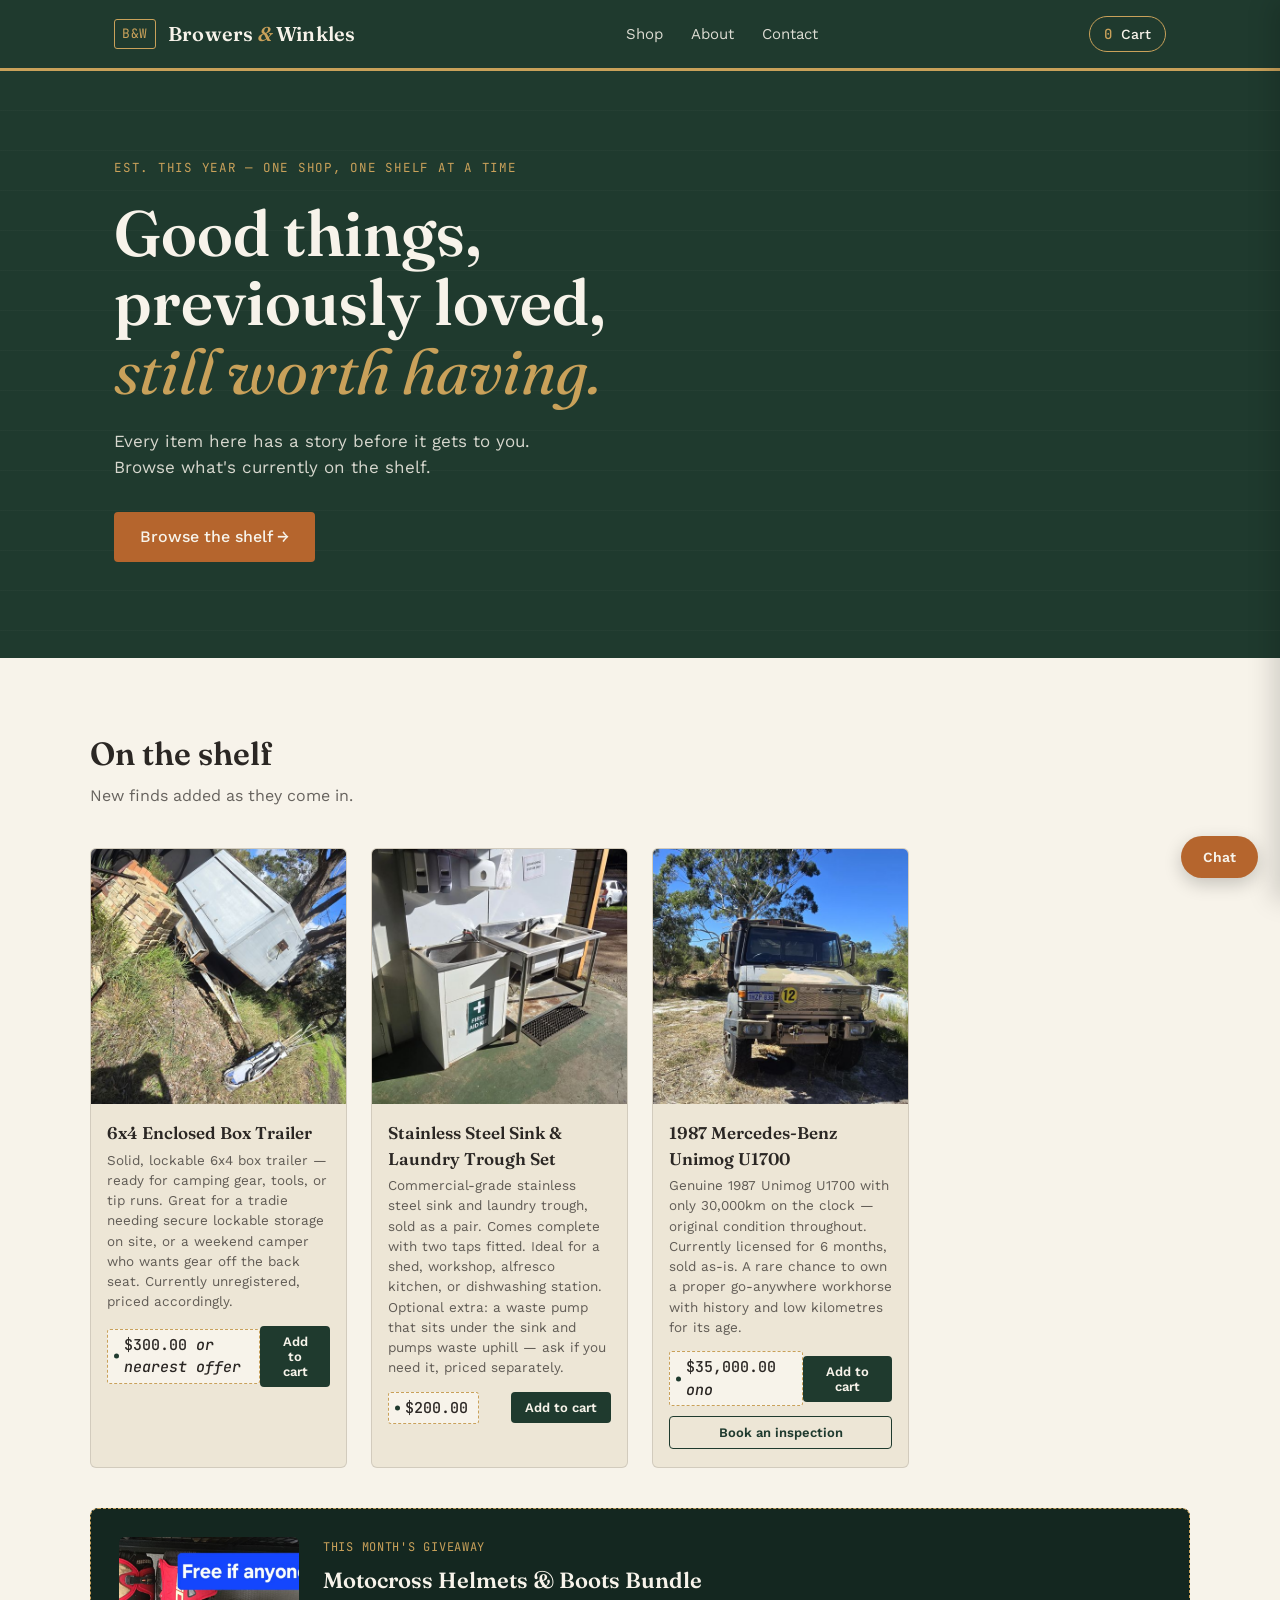
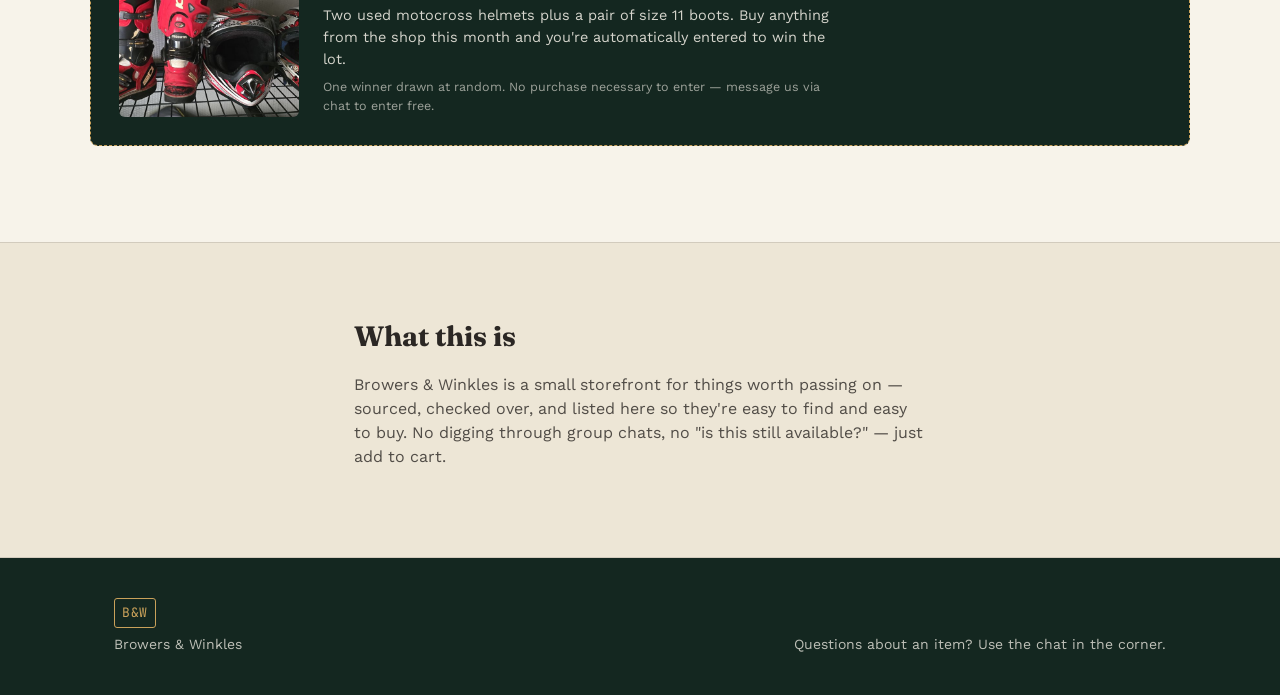
<file: index.html>
<!DOCTYPE html>
<html lang="en">
<head>
<meta charset="UTF-8">
<meta name="viewport" content="width=device-width, initial-scale=1.0">
<title>Browers & Winkles</title>
<link rel="preconnect" href="https://fonts.googleapis.com">
<link rel="preconnect" href="https://fonts.gstatic.com" crossorigin>
<link href="https://fonts.googleapis.com/css2?family=Fraunces:opsz,wght@9..144,400;9..144,600;9..144,700&family=Work+Sans:wght@400;500;600&family=JetBrains+Mono:wght@500&display=swap" rel="stylesheet">
<link rel="stylesheet" href="style.css">
</head>
<body>

<header class="site-header">
  <div class="wrap header-inner">
    <a class="brand" href="/">
      <span class="brand-mark">B&amp;W</span>
      <span class="brand-name">Browers <em>&amp;</em> Winkles</span>
    </a>
    <nav class="main-nav">
      <a href="#shop">Shop</a>
      <a href="#about">About</a>
      <a href="#contact">Contact</a>
    </nav>
    <button class="cart-btn" aria-label="View cart">
      <span class="cart-count">0</span> Cart
    </button>
  </div>
</header>

<section class="hero">
  <div class="wrap hero-inner">
    <p class="eyebrow">Est. this year &mdash; one shop, one shelf at a time</p>
    <h1>Good things,<br>previously loved,<br><span class="hero-accent">still worth having.</span></h1>
    <p class="hero-sub">Every item here has a story before it gets to you. Browse what's currently on the shelf.</p>
    <a href="#shop" class="btn-primary">Browse the shelf &rarr;</a>
  </div>
</section>

<main id="shop" class="wrap shop-section">
  <div class="section-heading">
    <h2>On the shelf</h2>
    <p>New finds added as they come in.</p>
  </div>

  <div class="product-grid" id="product-grid">
    <!-- Product cards are generated from products.js -->
  </div>

  <div class="giveaway-banner" id="giveaway-banner">
    <!-- Giveaway content generated from products.js -->
  </div>
</main>

<section id="about" class="about-section">
  <div class="wrap about-inner">
    <h2>What this is</h2>
    <p>Browers &amp; Winkles is a small storefront for things worth passing on &mdash; sourced, checked over, and listed here so they're easy to find and easy to buy. No digging through group chats, no "is this still available?" &mdash; just add to cart.</p>
  </div>
</section>

<footer id="contact" class="site-footer">
  <div class="wrap footer-inner">
    <div>
      <span class="brand-mark small">B&amp;W</span>
      <p>Browers &amp; Winkles</p>
    </div>
    <p class="footer-note">Questions about an item? Use the chat in the corner.</p>
  </div>
</footer>

<!-- Cart drawer -->
<div class="cart-overlay" id="cart-overlay"></div>
<aside class="cart-drawer" id="cart-drawer" aria-hidden="true">
  <div class="cart-drawer-header">
    <h2>Your cart</h2>
    <button class="cart-close" id="cart-close" aria-label="Close cart">&times;</button>
  </div>
  <div class="cart-items" id="cart-items">
    <!-- Cart line items rendered here -->
  </div>
  <div class="cart-footer">
    <div class="cart-subtotal-row">
      <span>Subtotal</span>
      <span id="cart-subtotal">$0.00</span>
    </div>
    <button class="btn-primary cart-checkout-btn" id="checkout-btn">Checkout</button>
  </div>
</aside>

<!-- Booking modal -->
<div class="modal-overlay" id="booking-overlay"></div>
<div class="booking-modal" id="booking-modal" aria-hidden="true">
  <div class="booking-modal-header">
    <h2>Book an inspection</h2>
    <button class="cart-close" id="booking-close" aria-label="Close">&times;</button>
  </div>
  <div class="booking-modal-body" id="booking-modal-body">
    <!-- Populated by JS -->
  </div>
</div>

<!-- Chat widget -->
<button class="chat-bubble" id="chat-bubble" aria-label="Open chat">
  <span>Chat</span>
</button>
<div class="chat-panel" id="chat-panel" aria-hidden="true">
  <div class="chat-panel-header">
    <h2>Ask us anything</h2>
    <button class="cart-close" id="chat-close" aria-label="Close chat">&times;</button>
  </div>
  <div class="chat-messages" id="chat-messages">
    <div class="chat-msg chat-msg-bot">Hi! Ask me about anything on the shelf, the giveaway, or booking a Unimog inspection.</div>
  </div>
  <form class="chat-input-row" id="chat-form">
    <input type="text" id="chat-input" placeholder="Type a message..." autocomplete="off">
    <button type="submit">Send</button>
  </form>
</div>

<script src="products.js"></script>
<script src="app.js"></script>
</body>
</html>
</file>
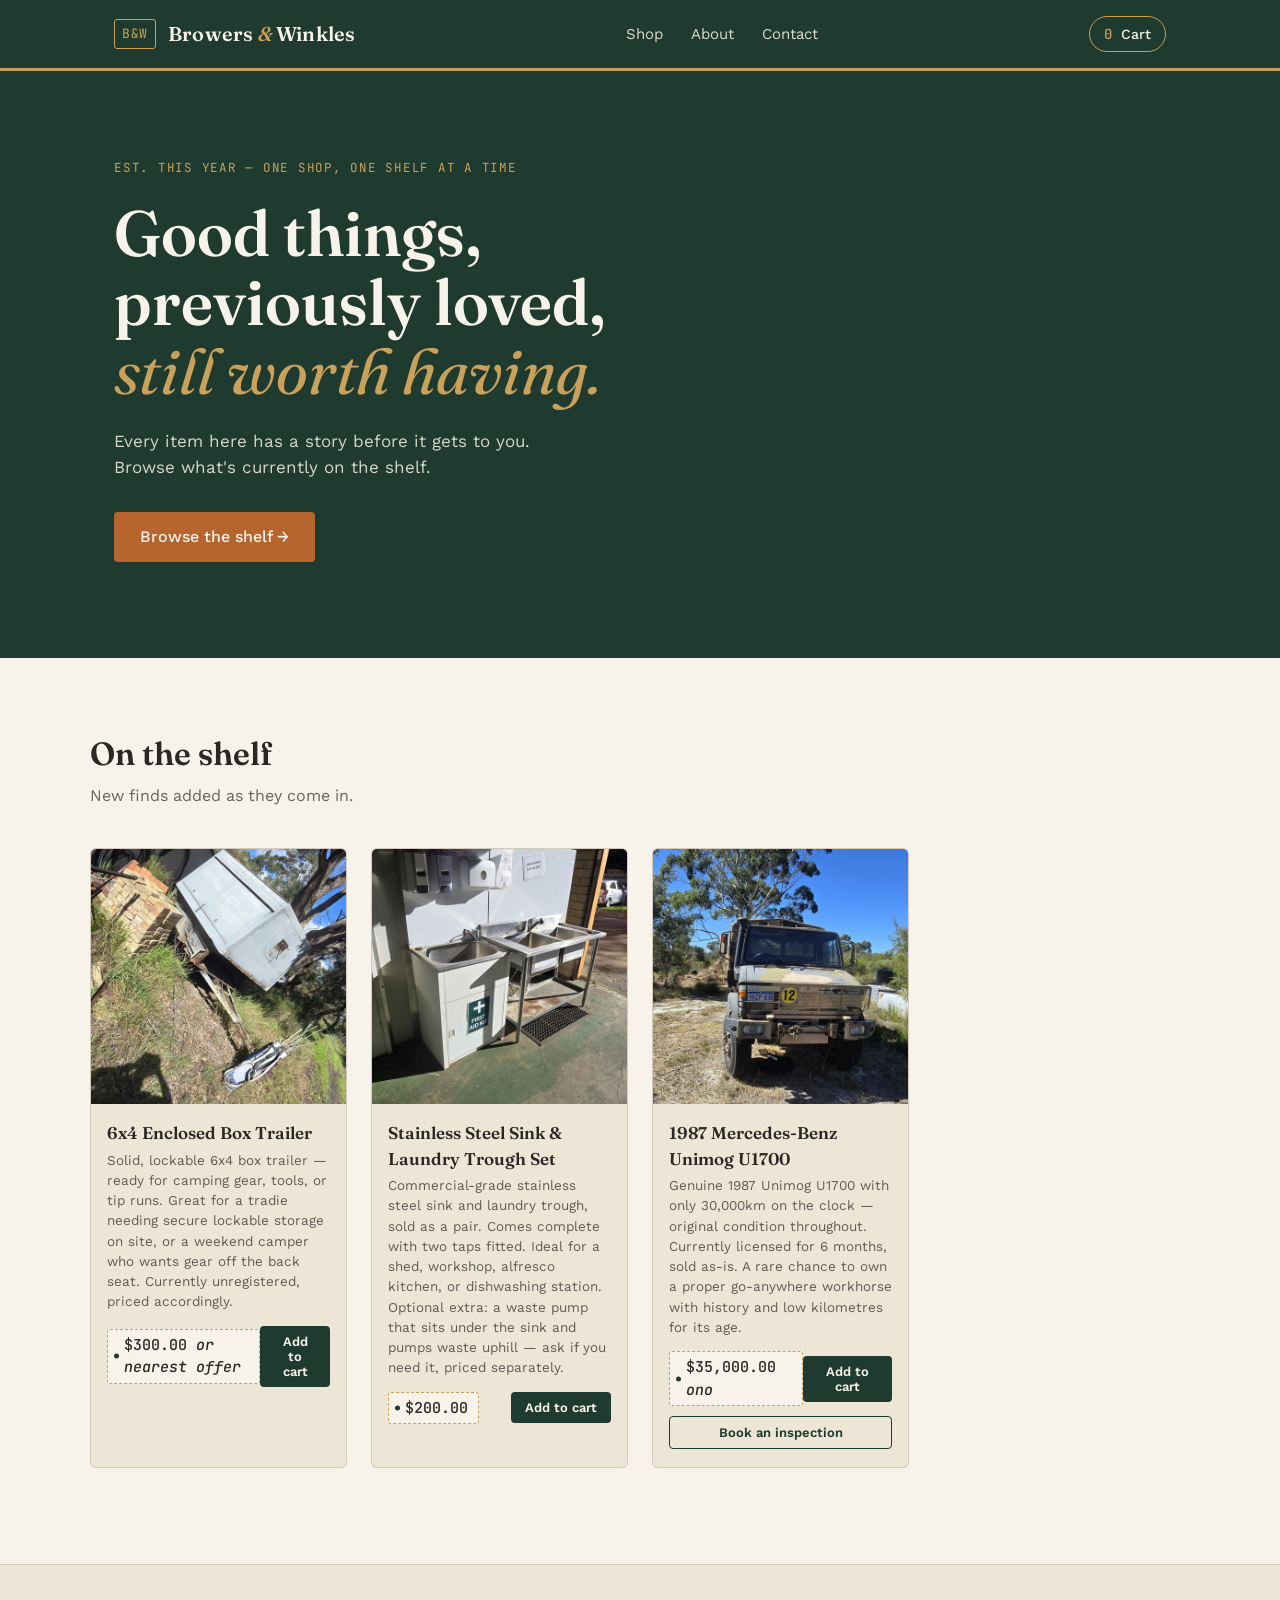
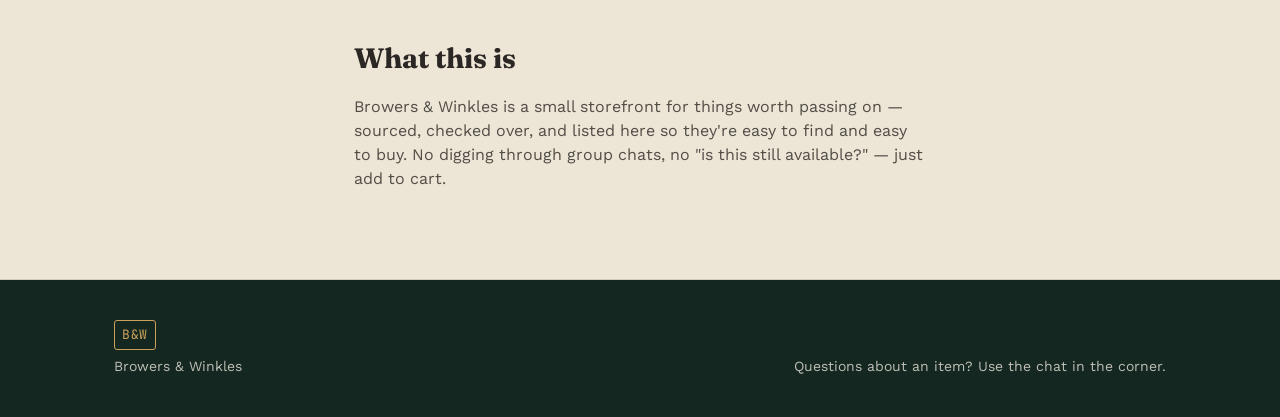
<file: index-5.html>
<!DOCTYPE html>
<html lang="en">
<head>
<meta charset="UTF-8">
<meta name="viewport" content="width=device-width, initial-scale=1.0">
<title>Browers & Winkles</title>
<link rel="preconnect" href="https://fonts.googleapis.com">
<link rel="preconnect" href="https://fonts.gstatic.com" crossorigin>
<link href="https://fonts.googleapis.com/css2?family=Fraunces:opsz,wght@9..144,400;9..144,600;9..144,700&family=Work+Sans:wght@400;500;600&family=JetBrains+Mono:wght@500&display=swap" rel="stylesheet">
<link rel="stylesheet" href="style.css">
</head>
<body>

<header class="site-header">
  <div class="wrap header-inner">
    <a class="brand" href="/">
      <span class="brand-mark">B&amp;W</span>
      <span class="brand-name">Browers <em>&amp;</em> Winkles</span>
    </a>
    <nav class="main-nav">
      <a href="#shop">Shop</a>
      <a href="#about">About</a>
      <a href="#contact">Contact</a>
    </nav>
    <button class="cart-btn" aria-label="View cart">
      <span class="cart-count">0</span> Cart
    </button>
  </div>
</header>

<section class="hero">
  <div class="wrap hero-inner">
    <p class="eyebrow">Est. this year &mdash; one shop, one shelf at a time</p>
    <h1>Good things,<br>previously loved,<br><span class="hero-accent">still worth having.</span></h1>
    <p class="hero-sub">Every item here has a story before it gets to you. Browse what's currently on the shelf.</p>
    <a href="#shop" class="btn-primary">Browse the shelf &rarr;</a>
  </div>
</section>

<main id="shop" class="wrap shop-section">
  <div class="section-heading">
    <h2>On the shelf</h2>
    <p>New finds added as they come in.</p>
  </div>

  <div class="product-grid" id="product-grid">
    <!-- Product cards are generated from products.js -->
  </div>
</main>

<section id="about" class="about-section">
  <div class="wrap about-inner">
    <h2>What this is</h2>
    <p>Browers &amp; Winkles is a small storefront for things worth passing on &mdash; sourced, checked over, and listed here so they're easy to find and easy to buy. No digging through group chats, no "is this still available?" &mdash; just add to cart.</p>
  </div>
</section>

<footer id="contact" class="site-footer">
  <div class="wrap footer-inner">
    <div>
      <span class="brand-mark small">B&amp;W</span>
      <p>Browers &amp; Winkles</p>
    </div>
    <p class="footer-note">Questions about an item? Use the chat in the corner.</p>
  </div>
</footer>

<script src="products.js"></script>
<script src="app.js"></script>
</body>
</html>
</file>
<file: style.css>
/* ---- Tokens ---- */
:root {
  --green: #1F3A2E;
  --green-deep: #142720;
  --cream: #EDE6D6;
  --cream-light: #F7F3EA;
  --rust: #B5652D;
  --rust-dark: #93511F;
  --ink: #2B2724;
  --brass: #C9A15A;
  --line: rgba(43,39,36,0.14);

  --font-display: "Fraunces", serif;
  --font-body: "Work Sans", sans-serif;
  --font-tag: "JetBrains Mono", monospace;
}

* { box-sizing: border-box; }
html { scroll-behavior: smooth; }

body {
  margin: 0;
  background: var(--cream-light);
  color: var(--ink);
  font-family: var(--font-body);
  line-height: 1.5;
}

.wrap {
  max-width: 1100px;
  margin: 0 auto;
  padding: 0 24px;
}

a { color: inherit; }

/* ---- Header ---- */
.site-header {
  background: var(--green);
  color: var(--cream-light);
  position: sticky;
  top: 0;
  z-index: 10;
  border-bottom: 3px solid var(--brass);
}

.header-inner {
  display: flex;
  align-items: center;
  justify-content: space-between;
  padding-top: 16px;
  padding-bottom: 16px;
}

.brand {
  display: flex;
  align-items: center;
  gap: 12px;
  text-decoration: none;
}

.brand-mark {
  font-family: var(--font-tag);
  font-size: 13px;
  letter-spacing: 0.05em;
  border: 1.5px solid var(--brass);
  color: var(--brass);
  padding: 4px 7px;
  border-radius: 3px;
}

.brand-mark.small { display: inline-block; margin-bottom: 6px; }

.brand-name {
  font-family: var(--font-display);
  font-weight: 600;
  font-size: 20px;
  letter-spacing: 0.01em;
}

.brand-name em { font-style: italic; color: var(--brass); }

.main-nav {
  display: flex;
  gap: 28px;
  font-size: 15px;
}

.main-nav a {
  text-decoration: none;
  opacity: 0.88;
  transition: opacity 0.15s ease;
}
.main-nav a:hover { opacity: 1; }

.cart-btn {
  font-family: var(--font-body);
  font-size: 14px;
  font-weight: 500;
  background: transparent;
  border: 1.5px solid var(--brass);
  color: var(--cream-light);
  padding: 8px 14px;
  border-radius: 20px;
  cursor: pointer;
  transition: background 0.15s ease;
}
.cart-btn:hover { background: rgba(201,161,90,0.15); }

.cart-count {
  font-family: var(--font-tag);
  color: var(--brass);
  margin-right: 4px;
}

/* ---- Hero ---- */
.hero {
  background: var(--green);
  color: var(--cream-light);
  padding: 88px 0 96px;
  position: relative;
  overflow: hidden;
}

.hero::before {
  content: "";
  position: absolute;
  inset: 0;
  background-image: repeating-linear-gradient(
    transparent, transparent 39px, rgba(237,230,214,0.05) 40px
  );
  pointer-events: none;
}

.hero-inner { position: relative; }

.eyebrow {
  font-family: var(--font-tag);
  font-size: 12.5px;
  letter-spacing: 0.06em;
  text-transform: uppercase;
  color: var(--brass);
  margin: 0 0 20px;
}

.hero h1 {
  font-family: var(--font-display);
  font-weight: 600;
  font-size: clamp(38px, 6vw, 64px);
  line-height: 1.08;
  margin: 0 0 24px;
  max-width: 720px;
}

.hero-accent { color: var(--brass); font-style: italic; font-weight: 400; }

.hero-sub {
  font-size: 17px;
  max-width: 460px;
  opacity: 0.85;
  margin: 0 0 32px;
}

.btn-primary {
  display: inline-block;
  background: var(--rust);
  color: var(--cream-light);
  font-weight: 500;
  text-decoration: none;
  padding: 13px 26px;
  border-radius: 4px;
  transition: background 0.15s ease, transform 0.15s ease;
}
.btn-primary:hover { background: var(--rust-dark); transform: translateY(-1px); }

/* ---- Shop section ---- */
.shop-section { padding: 72px 0 96px; }

.section-heading { margin-bottom: 40px; }

.section-heading h2 {
  font-family: var(--font-display);
  font-size: 32px;
  font-weight: 600;
  margin: 0 0 6px;
}

.section-heading p { margin: 0; opacity: 0.7; }

.product-grid {
  display: grid;
  grid-template-columns: repeat(auto-fill, minmax(240px, 1fr));
  gap: 28px 24px;
}

/* Product card */
.product-card {
  background: var(--cream);
  border-radius: 6px;
  overflow: hidden;
  position: relative;
  border: 1px solid var(--line);
  transition: transform 0.18s ease, box-shadow 0.18s ease;
}

.product-card:hover {
  transform: translateY(-3px);
  box-shadow: 0 10px 24px rgba(43,39,36,0.12);
}

.product-photo {
  aspect-ratio: 1 / 1;
  background: #ddd4bf;
  display: flex;
  align-items: center;
  justify-content: center;
  font-family: var(--font-tag);
  font-size: 12px;
  color: #8a7f68;
  overflow: hidden;
}

.product-photo img { width: 100%; height: 100%; object-fit: cover; display: block; }

.product-info { padding: 16px 16px 18px; }

.product-name {
  font-family: var(--font-display);
  font-weight: 600;
  font-size: 17px;
  margin: 0 0 4px;
}

.product-desc {
  font-size: 13.5px;
  opacity: 0.72;
  margin: 0 0 14px;
  min-height: 34px;
}

.product-footer {
  display: flex;
  align-items: center;
  justify-content: space-between;
}

/* Price tag signature element */
.price-tag {
  position: relative;
  font-family: var(--font-tag);
  font-size: 15px;
  font-weight: 500;
  background: var(--cream-light);
  border: 1.5px dashed var(--brass);
  border-radius: 3px;
  padding: 4px 10px 4px 16px;
  color: var(--ink);
}

.price-tag::before {
  content: "";
  position: absolute;
  left: 6px;
  top: 50%;
  transform: translateY(-50%);
  width: 5px;
  height: 5px;
  border-radius: 50%;
  background: var(--green);
}

.add-btn {
  font-family: var(--font-body);
  font-size: 13px;
  font-weight: 600;
  background: var(--green);
  color: var(--cream-light);
  border: none;
  padding: 8px 14px;
  border-radius: 4px;
  cursor: pointer;
  transition: background 0.15s ease;
}
.add-btn:hover { background: var(--green-deep); }

.book-inspection-btn {
  display: block;
  width: 100%;
  margin-top: 10px;
  font-family: var(--font-body);
  font-size: 13px;
  font-weight: 600;
  background: transparent;
  color: var(--green);
  border: 1.5px solid var(--green);
  padding: 8px 0;
  border-radius: 4px;
  cursor: pointer;
  transition: background 0.15s ease, color 0.15s ease;
}
.book-inspection-btn:hover { background: var(--green); color: var(--cream-light); }

/* ---- Checkout banner ---- */
.checkout-banner {
  position: fixed;
  top: 0;
  left: 0;
  right: 0;
  z-index: 40;
  text-align: center;
  padding: 14px 20px;
  font-family: var(--font-body);
  font-weight: 500;
  font-size: 14px;
  color: var(--cream-light);
  animation: slideDown 0.25s ease;
}

.checkout-banner-success { background: var(--green); }
.checkout-banner-cancelled { background: var(--rust); }
.checkout-banner-error { background: var(--rust-dark); }

@keyframes slideDown {
  from { transform: translateY(-100%); }
  to { transform: translateY(0); }
}

@media (prefers-reduced-motion: reduce) {
  .checkout-banner { animation: none; }
}

/* ---- Chat widget ---- */
.chat-bubble {
  position: fixed;
  bottom: 22px;
  right: 22px;
  background: var(--rust);
  color: var(--cream-light);
  border: none;
  border-radius: 30px;
  padding: 13px 22px;
  font-family: var(--font-body);
  font-weight: 600;
  font-size: 14px;
  cursor: pointer;
  box-shadow: 0 6px 18px rgba(0,0,0,0.2);
  z-index: 25;
  transition: background 0.15s ease, transform 0.15s ease;
}
.chat-bubble:hover { background: var(--rust-dark); transform: translateY(-1px); }

.chat-panel {
  position: fixed;
  bottom: 22px;
  right: 22px;
  width: min(340px, 90vw);
  height: min(460px, 70vh);
  background: var(--cream-light);
  border-radius: 10px;
  box-shadow: 0 12px 32px rgba(0,0,0,0.25);
  display: flex;
  flex-direction: column;
  overflow: hidden;
  opacity: 0;
  visibility: hidden;
  transform: translateY(12px);
  transition: opacity 0.2s ease, transform 0.2s ease;
  z-index: 26;
}
.chat-panel.open {
  opacity: 1;
  visibility: visible;
  transform: translateY(0);
}

.chat-panel-header {
  background: var(--green);
  color: var(--cream-light);
  padding: 14px 18px;
  display: flex;
  align-items: center;
  justify-content: space-between;
}

.chat-panel-header h2 {
  font-family: var(--font-display);
  font-size: 16px;
  font-weight: 600;
  margin: 0;
}

.chat-messages {
  flex: 1;
  overflow-y: auto;
  padding: 16px;
  display: flex;
  flex-direction: column;
  gap: 10px;
}

.chat-msg {
  font-size: 13.5px;
  line-height: 1.5;
  padding: 9px 12px;
  border-radius: 10px;
  max-width: 85%;
}

.chat-msg-bot {
  background: var(--cream);
  align-self: flex-start;
  border: 1px solid var(--line);
}

.chat-msg-user {
  background: var(--green);
  color: var(--cream-light);
  align-self: flex-end;
}

.chat-input-row {
  display: flex;
  border-top: 1px solid var(--line);
  background: var(--cream);
}

.chat-input-row input {
  flex: 1;
  border: none;
  background: transparent;
  padding: 12px 14px;
  font-family: var(--font-body);
  font-size: 13.5px;
  outline: none;
}

.chat-input-row button {
  border: none;
  background: var(--rust);
  color: var(--cream-light);
  font-family: var(--font-body);
  font-weight: 600;
  font-size: 13px;
  padding: 0 18px;
  cursor: pointer;
}
.chat-input-row button:hover { background: var(--rust-dark); }

@media (max-width: 420px) {
  .chat-panel { right: 12px; bottom: 12px; width: calc(100vw - 24px); }
  .chat-bubble { right: 12px; bottom: 12px; }
}

/* ---- Booking modal ---- */
.modal-overlay {
  position: fixed;
  inset: 0;
  background: rgba(20,18,16,0.5);
  opacity: 0;
  visibility: hidden;
  transition: opacity 0.2s ease;
  z-index: 30;
}
.modal-overlay.open { opacity: 1; visibility: visible; }

.booking-modal {
  position: fixed;
  top: 50%;
  left: 50%;
  transform: translate(-50%, -48%) scale(0.97);
  width: min(480px, 90vw);
  max-height: 85vh;
  overflow-y: auto;
  background: var(--cream-light);
  color: var(--ink);
  border-radius: 8px;
  box-shadow: 0 20px 50px rgba(0,0,0,0.25);
  opacity: 0;
  visibility: hidden;
  transition: opacity 0.2s ease, transform 0.2s ease;
  z-index: 31;
}
.booking-modal.open {
  opacity: 1;
  visibility: visible;
  transform: translate(-50%, -50%) scale(1);
}

.booking-modal-header {
  display: flex;
  align-items: center;
  justify-content: space-between;
  padding: 20px 24px;
  background: var(--green);
  color: var(--cream-light);
  border-radius: 8px 8px 0 0;
}

.booking-modal-header h2 {
  font-family: var(--font-display);
  font-size: 19px;
  font-weight: 600;
  margin: 0;
}

.booking-modal-body { padding: 22px 24px 28px; }

.booking-intro { margin: 0 0 16px; font-size: 14.5px; }

.booking-day-grid {
  display: grid;
  grid-template-columns: repeat(auto-fill, minmax(100px, 1fr));
  gap: 8px;
  margin-bottom: 18px;
}

.booking-day {
  font-family: var(--font-tag);
  font-size: 12.5px;
  background: var(--cream);
  border: 1px solid var(--line);
  border-radius: 4px;
  padding: 8px 6px;
  cursor: pointer;
  transition: background 0.15s ease, border-color 0.15s ease;
}
.booking-day:hover { border-color: var(--brass); }
.booking-day.selected {
  background: var(--green);
  color: var(--cream-light);
  border-color: var(--green);
}

.booking-email-step label {
  display: block;
  font-size: 13px;
  margin-bottom: 6px;
  opacity: 0.75;
}

.booking-email-step input {
  width: 100%;
  padding: 10px 12px;
  border: 1px solid var(--line);
  border-radius: 4px;
  font-family: var(--font-body);
  font-size: 14px;
  margin-bottom: 12px;
  box-sizing: border-box;
}

.booking-confirm-btn {
  width: 100%;
  border: none;
  cursor: pointer;
  font-family: var(--font-body);
}

.booking-status {
  font-size: 13px;
  margin: 10px 0 0;
  color: var(--rust-dark);
}

.booking-success {
  font-size: 15px;
  line-height: 1.6;
}

.booking-loading, .booking-error {
  font-size: 14px;
  opacity: 0.75;
}

/* ---- Cart drawer ---- */
.cart-overlay {
  position: fixed;
  inset: 0;
  background: rgba(20,18,16,0.5);
  opacity: 0;
  visibility: hidden;
  transition: opacity 0.2s ease;
  z-index: 20;
}

.cart-overlay.open {
  opacity: 1;
  visibility: visible;
}

.cart-drawer {
  position: fixed;
  top: 0;
  right: 0;
  height: 100%;
  width: min(400px, 100%);
  background: var(--cream-light);
  color: var(--ink);
  box-shadow: -8px 0 24px rgba(0,0,0,0.15);
  transform: translateX(100%);
  transition: transform 0.25s ease;
  z-index: 21;
  display: flex;
  flex-direction: column;
}

.cart-drawer.open { transform: translateX(0); }

.cart-drawer-header {
  display: flex;
  align-items: center;
  justify-content: space-between;
  padding: 20px 24px;
  border-bottom: 1px solid var(--line);
  background: var(--green);
  color: var(--cream-light);
}

.cart-drawer-header h2 {
  font-family: var(--font-display);
  font-size: 20px;
  font-weight: 600;
  margin: 0;
}

.cart-close {
  background: none;
  border: none;
  color: var(--cream-light);
  font-size: 26px;
  line-height: 1;
  cursor: pointer;
  padding: 0 4px;
}

.cart-items {
  flex: 1;
  overflow-y: auto;
  padding: 16px 24px;
}

.cart-empty {
  opacity: 0.65;
  font-size: 14.5px;
  margin-top: 24px;
}

.cart-line {
  display: flex;
  gap: 14px;
  padding: 16px 0;
  border-bottom: 1px solid var(--line);
}

.cart-line:first-child { padding-top: 4px; }

.cart-line-photo {
  width: 64px;
  height: 64px;
  flex-shrink: 0;
  border-radius: 4px;
  overflow: hidden;
  background: #ddd4bf;
}

.cart-line-photo img { width: 100%; height: 100%; object-fit: cover; display: block; }

.cart-line-info { flex: 1; }

.cart-line-name {
  font-family: var(--font-display);
  font-weight: 600;
  font-size: 15px;
  margin: 0 0 2px;
}

.cart-line-price {
  font-size: 13px;
  opacity: 0.65;
  margin: 0 0 8px;
}

.cart-line-qty {
  display: flex;
  align-items: center;
  gap: 10px;
  font-family: var(--font-tag);
  font-size: 13px;
}

.qty-btn {
  width: 24px;
  height: 24px;
  border-radius: 4px;
  border: 1px solid var(--line);
  background: var(--cream);
  cursor: pointer;
  font-size: 14px;
  line-height: 1;
}
.qty-btn:hover { background: var(--brass); color: var(--cream-light); }

.cart-remove {
  margin-left: auto;
  background: none;
  border: none;
  color: var(--rust);
  font-size: 12.5px;
  text-decoration: underline;
  cursor: pointer;
  font-family: var(--font-body);
}

.cart-footer {
  padding: 20px 24px;
  border-top: 1px solid var(--line);
  background: var(--cream);
}

.cart-subtotal-row {
  display: flex;
  justify-content: space-between;
  font-family: var(--font-tag);
  font-size: 16px;
  margin-bottom: 14px;
}

.cart-checkout-btn {
  display: block;
  width: 100%;
  text-align: center;
  border: none;
  cursor: pointer;
  font-family: var(--font-body);
}

/* ---- Giveaway banner ---- */
.giveaway-banner {
  margin-top: 40px;
  background: var(--green-deep);
  color: var(--cream-light);
  border-radius: 8px;
  border: 1.5px dashed var(--brass);
  padding: 28px;
  display: grid;
  grid-template-columns: 180px 1fr;
  gap: 24px;
  align-items: center;
}

.giveaway-photo {
  aspect-ratio: 1 / 1;
  border-radius: 6px;
  overflow: hidden;
}

.giveaway-photo img { width: 100%; height: 100%; object-fit: cover; display: block; }

.giveaway-label {
  font-family: var(--font-tag);
  font-size: 12px;
  letter-spacing: 0.06em;
  text-transform: uppercase;
  color: var(--brass);
  display: block;
  margin-bottom: 8px;
}

.giveaway-info h3 {
  font-family: var(--font-display);
  font-size: 22px;
  font-weight: 600;
  margin: 0 0 8px;
}

.giveaway-info p {
  margin: 0 0 8px;
  opacity: 0.85;
  font-size: 14.5px;
  max-width: 520px;
}

.giveaway-fine-print {
  font-size: 12.5px !important;
  opacity: 0.6 !important;
  margin-bottom: 0 !important;
}

@media (max-width: 560px) {
  .giveaway-banner { grid-template-columns: 1fr; }
  .giveaway-photo { max-width: 220px; }
}

/* ---- About ---- */
.about-section {
  background: var(--cream);
  border-top: 1px solid var(--line);
  border-bottom: 1px solid var(--line);
  padding: 72px 0;
}

.about-inner { max-width: 620px; }

.about-section h2 {
  font-family: var(--font-display);
  font-size: 28px;
  margin: 0 0 16px;
}

.about-section p { opacity: 0.8; font-size: 16px; }

/* ---- Footer ---- */
.site-footer {
  background: var(--green-deep);
  color: var(--cream-light);
  padding: 40px 0;
}

.footer-inner {
  display: flex;
  justify-content: space-between;
  align-items: flex-end;
  flex-wrap: wrap;
  gap: 16px;
}

.footer-inner p { margin: 0; opacity: 0.75; font-size: 14px; }

.footer-note { font-size: 13px; }

/* ---- Responsive ---- */
@media (max-width: 640px) {
  .main-nav { display: none; }
  .hero { padding: 64px 0 72px; }
}

/* ---- Reduced motion ---- */
@media (prefers-reduced-motion: reduce) {
  html { scroll-behavior: auto; }
  .product-card, .btn-primary, .cart-btn, .add-btn { transition: none; }
}

/* ---- Focus visibility ---- */
a:focus-visible, button:focus-visible {
  outline: 2px solid var(--rust);
  outline-offset: 2px;
}
</file>
